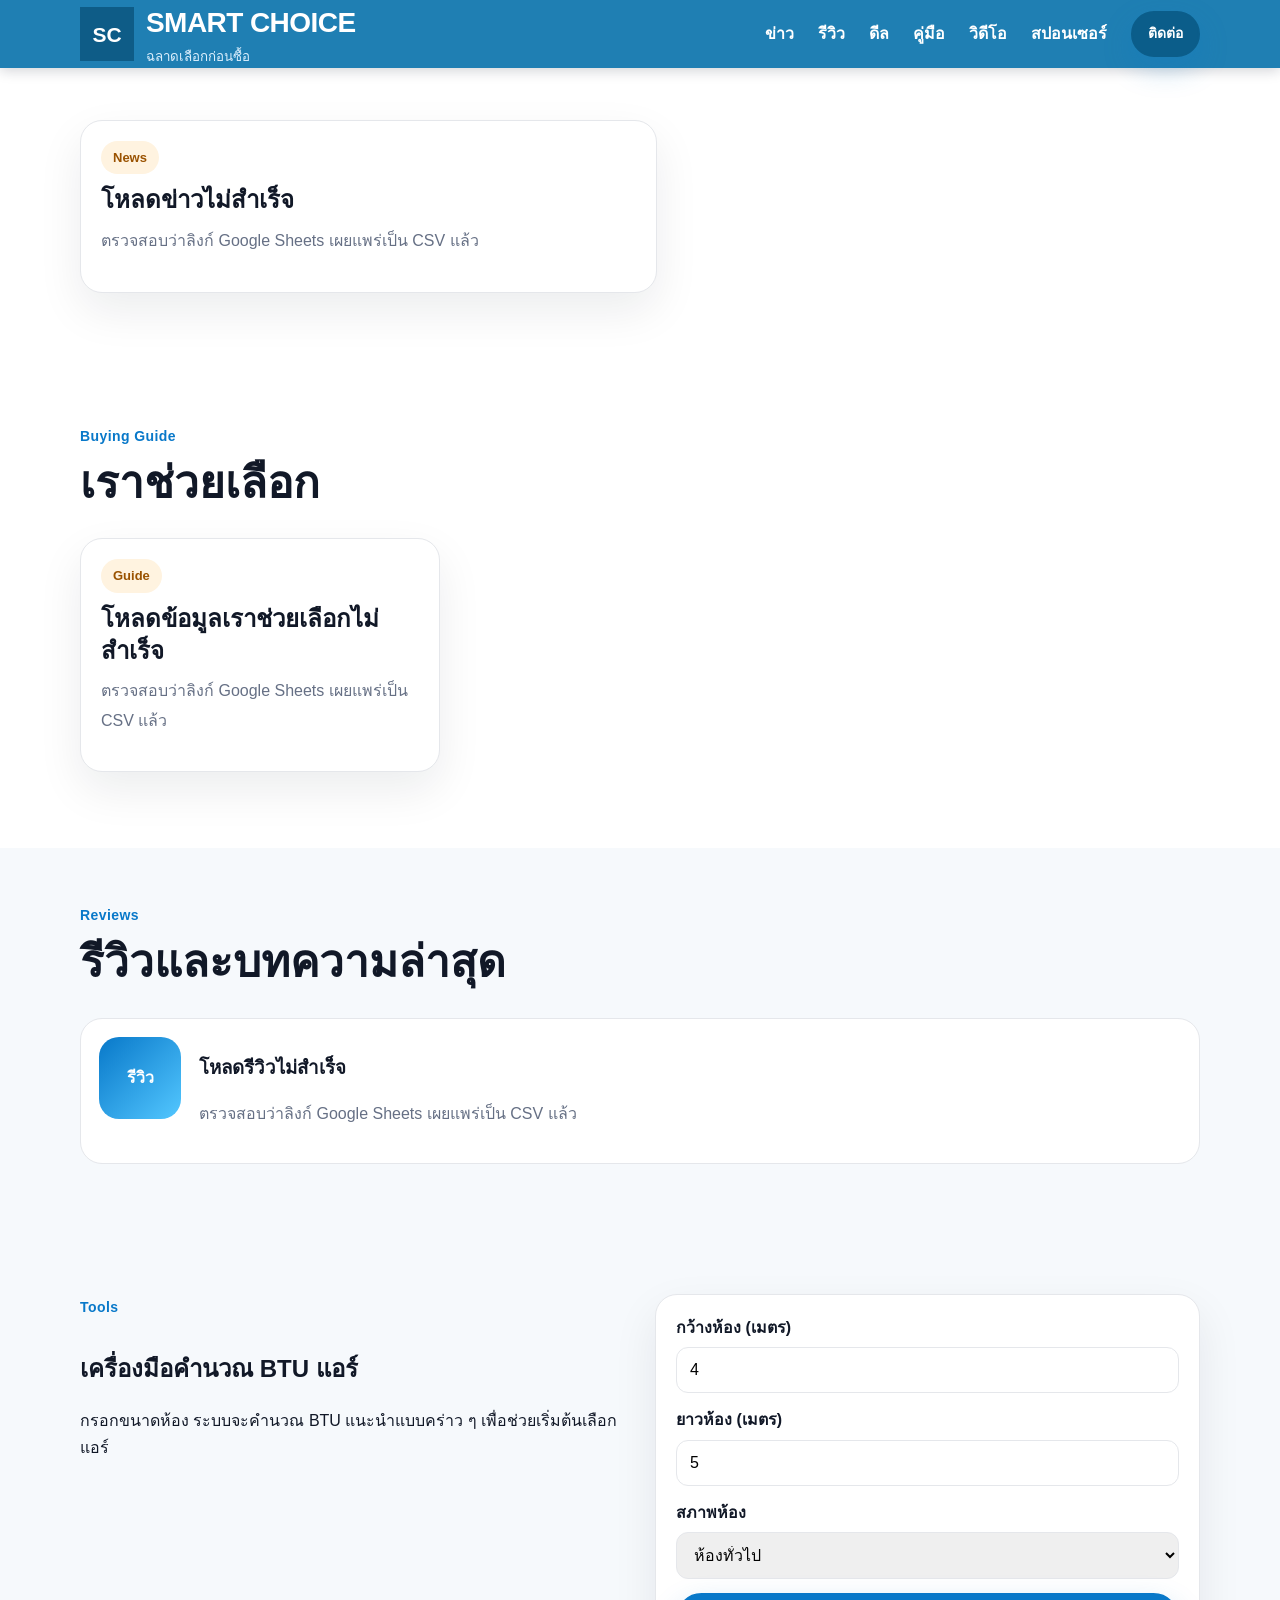
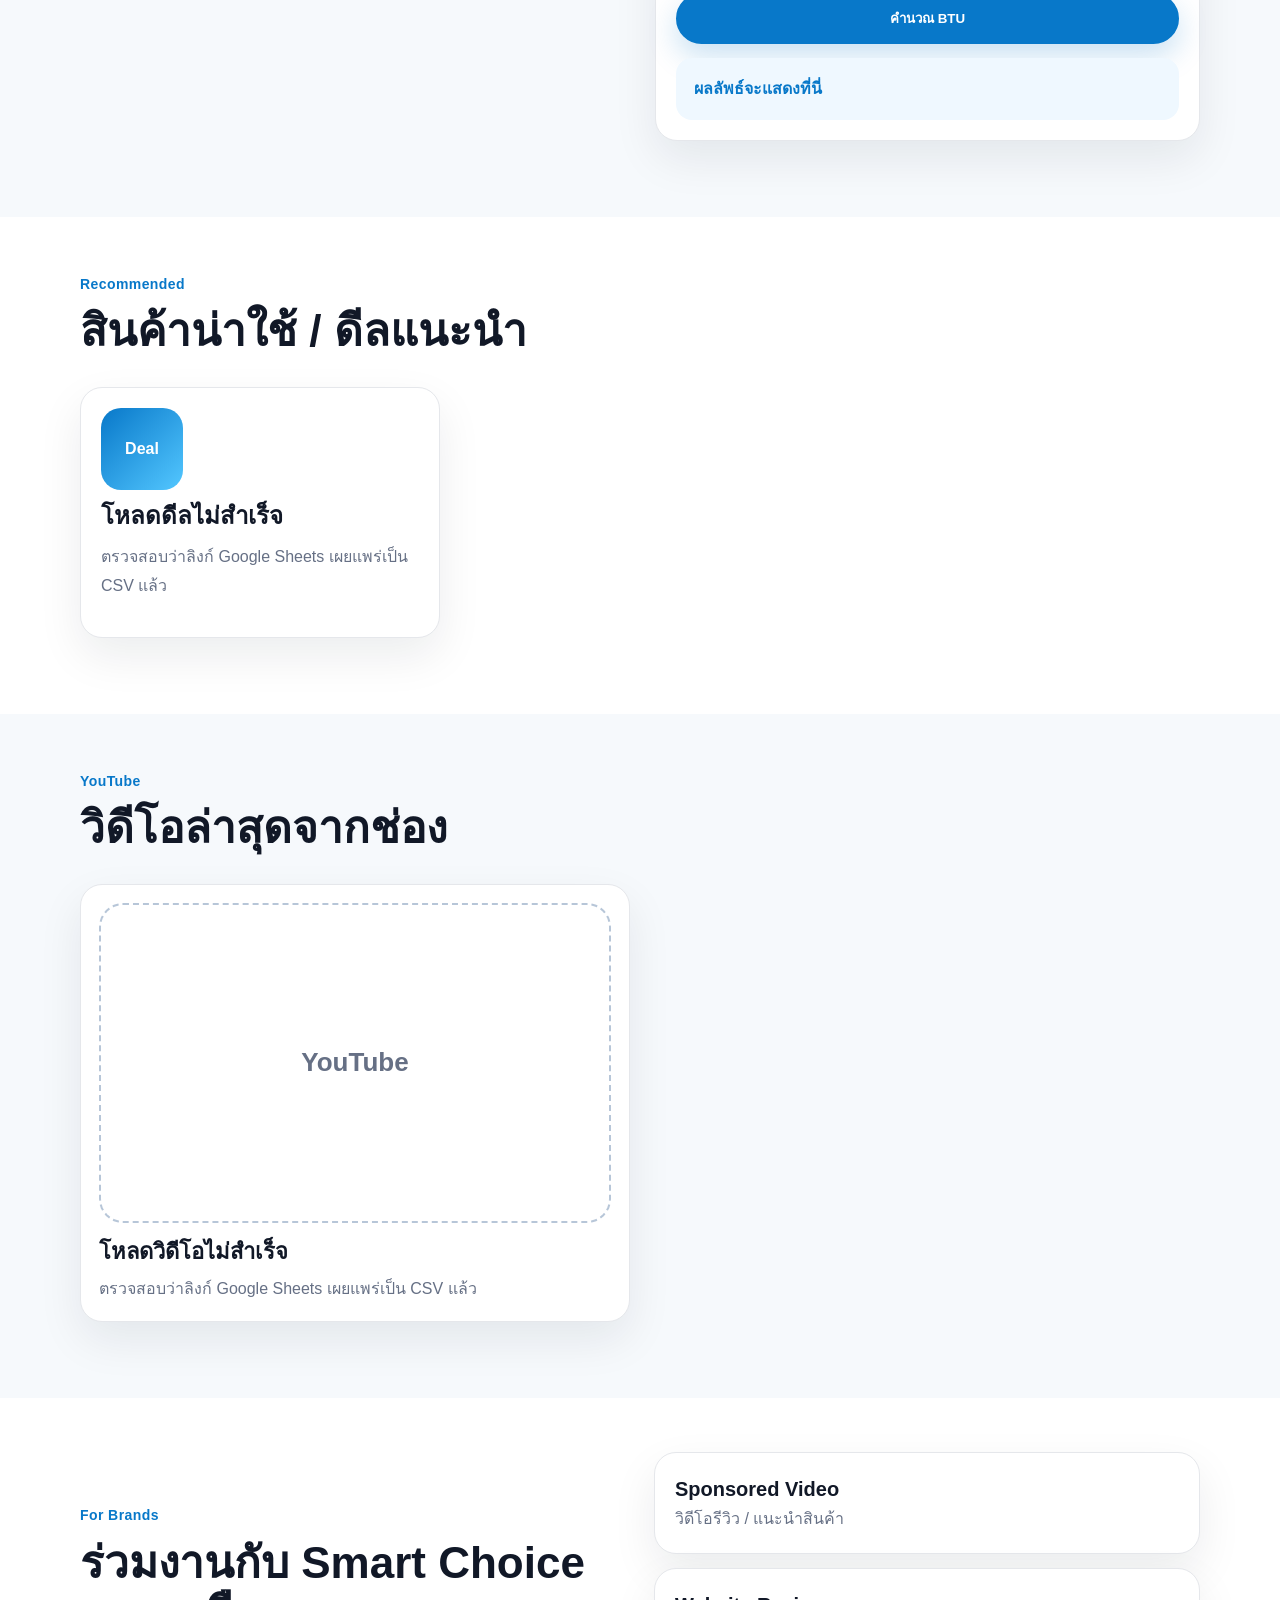
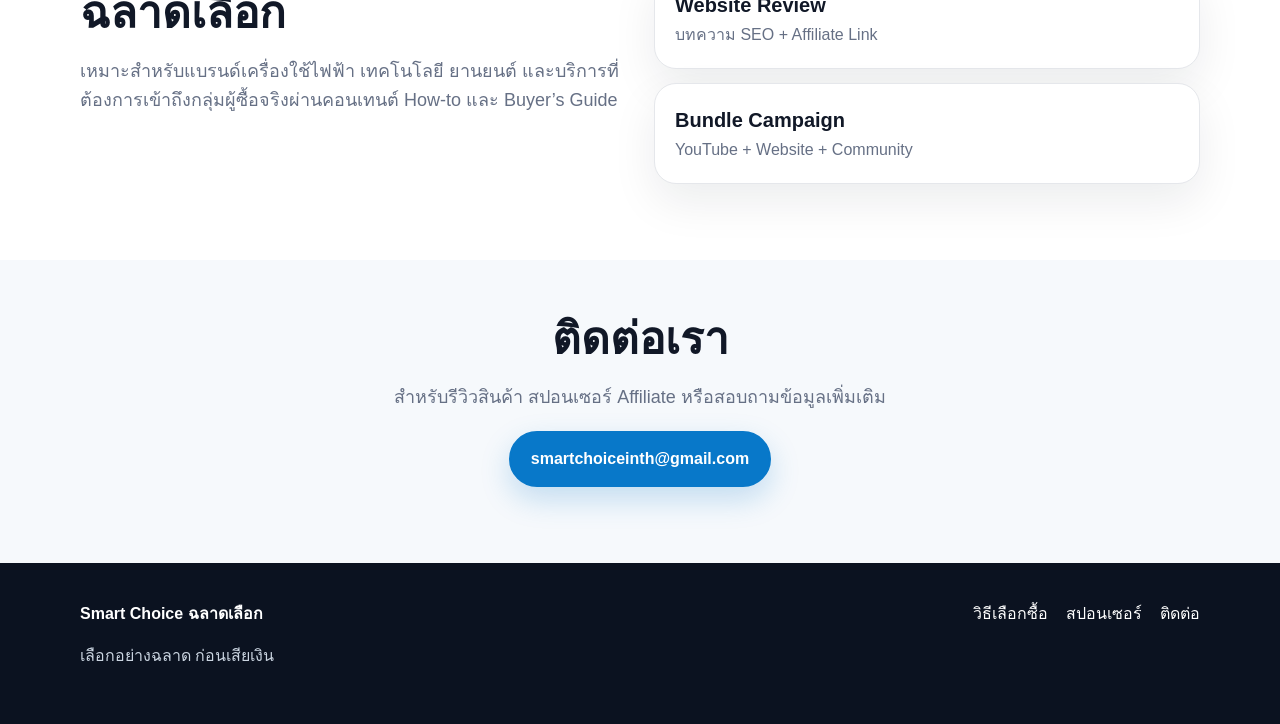
<file: index.html>
<!doctype html>
<html lang="th">
<head>
  <meta charset="utf-8" />
  <meta name="viewport" content="width=device-width, initial-scale=1" />
  <title>Smart Choice ฉลาดเลือก | รีวิวจริง คู่มือเลือกซื้อ และเปรียบเทียบสินค้า</title>
  <meta name="description" content="Smart Choice ฉลาดเลือก เว็บช่วยตัดสินใจก่อนซื้อ รีวิวเครื่องใช้ไฟฟ้า เทคโนโลยี ยานยนต์ คู่มือเลือกซื้อ เปรียบเทียบสินค้า และดีลแนะนำ" />
  <meta property="og:title" content="Smart Choice ฉลาดเลือก" />
  <meta property="og:description" content="รีวิวจริง คู่มือเลือกซื้อ และเทคนิคใช้งาน เข้าใจง่าย ก่อนเสียเงิน" />
  <meta property="og:type" content="website" />
  <link rel="stylesheet" href="style.css" />
</head>
<body class="news-theme">
  <header class="site-header">
    <nav class="nav container">
      <a href="#home" class="brand">
        <div class="logo">SC</div>
        <div>
          <strong>SMART CHOICE</strong>
          <small>ฉลาดเลือกก่อนซื้อ</small>
        </div>
      </a>
      <button class="menu-btn" id="menuBtn" aria-label="เปิดเมนู">☰</button>
      <div class="nav-links" id="navLinks">
        <a href="news.html">ข่าว</a>
        <a href="#reviews">รีวิว</a>
        <a href="#deals">ดีล</a>
        <a href="#guides">คู่มือ</a>
        <a href="#videos">วิดีโอ</a>
        <a href="#sponsor">สปอนเซอร์</a>
        <a class="btn btn-small" href="#contact">ติดต่อ</a>
      </div>
    </nav>
  </header>

  <main id="home">
    <section class="section container" id="news">
      <div class="section-head">
        <span class="eyebrow">News</span>
        <h2>ข่าวสารและอัปเดตล่าสุด</h2>
        <p>รวมข่าวสินค้า เทรนด์เทคโนโลยี โปรโมชัน และประเด็นที่ควรรู้ก่อนตัดสินใจซื้อ</p>
      </div>
      <div class="news-front" id="newsCards">
        <article class="card">
          <span class="tag">News</span>
          <h3>กำลังโหลดข่าวล่าสุด</h3>
          <p>ระบบกำลังดึงข้อมูลจาก Google Sheets</p>
        </article>
      </div>
    </section>
    <section class="section container" id="guides">
      <div class="section-head">
        <span class="eyebrow">Buying Guide</span>
        <h2>เราช่วยเลือก</h2>
      </div>
      <div class="cards" id="guideCards">
        <article class="card" id="air">
          <span class="tag">แอร์</span>
          <h3>วิธีคำนวณ BTU แอร์ให้เหมาะกับห้อง</h3>
          <p>เข้าใจขนาดห้อง แดด จำนวนคน และการใช้งาน เพื่อเลือกแอร์ไม่เล็กหรือใหญ่เกินไป</p>
          <a href="#tools">ลองคำนวณ BTU →</a>
        </article>
        <article class="card" id="tv">
          <span class="tag">ทีวี</span>
          <h3>เลือกทีวีต้องดูอะไรบ้าง</h3>
          <p>ขนาดจอ ระยะดู Panel, HDR, Refresh Rate และฟีเจอร์ Smart TV ที่ควรมี</p>
          <a href="#reviews">อ่านรีวิว →</a>
        </article>
        <article class="card" id="internet">
          <span class="tag">เน็ตบ้าน</span>
          <h3>Router กับ Mesh WiFi ต่างกันยังไง</h3>
          <p>เลือกอุปกรณ์ให้เหมาะกับบ้าน คอนโด ห้องหลายชั้น และจำนวนคนใช้งาน</p>
          <a href="#reviews">อ่านรีวิว →</a>
        </article>
      </div>
    </section>

    <section class="section alt" id="reviews">
      <div class="container">
        <div class="section-head">
          <span class="eyebrow">Reviews</span>
          <h2>รีวิวและบทความล่าสุด</h2>
        </div>
        <div class="article-list" id="reviewList">
          <article>
            <div class="thumb">รีวิว</div>
            <div>
              <h3>กำลังโหลดรีวิวล่าสุด</h3>
              <p>ระบบกำลังดึงข้อมูลจาก Google Sheets</p>
            </div>
          </article>
        </div>
      </div>
    </section>
    <section class="section alt" id="tools">
      <div class="container tool-grid">
        <div>
          <span class="eyebrow">Tools</span>
          <h2>เครื่องมือคำนวณ BTU แอร์</h2>
          <p>กรอกขนาดห้อง ระบบจะคำนวณ BTU แนะนำแบบคร่าว ๆ เพื่อช่วยเริ่มต้นเลือกแอร์</p>
        </div>
        <form class="calculator" id="btuForm">
          <label>กว้างห้อง (เมตร)<input type="number" id="width" value="4" min="1" step="0.1"></label>
          <label>ยาวห้อง (เมตร)<input type="number" id="length" value="5" min="1" step="0.1"></label>
          <label>สภาพห้อง
            <select id="roomType">
              <option value="700">ห้องทั่วไป</option>
              <option value="800">โดนแดด / เพดานสูง</option>
              <option value="650">ห้องเย็น / ใช้กลางคืน</option>
            </select>
          </label>
          <button class="btn" type="submit">คำนวณ BTU</button>
          <output id="btuResult">ผลลัพธ์จะแสดงที่นี่</output>
        </form>
      </div>
    </section>

    <section class="section container" id="deals">
      <div class="section-head">
        <span class="eyebrow">Recommended</span>
        <h2>สินค้าน่าใช้ / ดีลแนะนำ</h2>
      </div>
      <div class="product-grid" id="dealGrid">
        <div class="product">
          <span>Deal</span>
          <h3>กำลังโหลดดีลแนะนำ</h3>
          <p>ระบบกำลังดึงข้อมูลจาก Google Sheets</p>
        </div>
      </div>
    </section>
    <section class="section alt" id="videos">
      <div class="container">
        <div class="section-head">
          <span class="eyebrow">YouTube</span>
          <h2>วิดีโอล่าสุดจากช่อง</h2>
        </div>
        <div class="video-grid" id="videoList">
          <article class="video-card">
            <div class="video-placeholder">กำลังโหลดวิดีโอ</div>
            <h3>กำลังดึงข้อมูลจาก Google Sheets</h3>
          </article>
        </div>
      </div>
    </section>

    <section class="section container sponsor" id="sponsor">
      <div>
        <span class="eyebrow">For Brands</span>
        <h2>ร่วมงานกับ Smart Choice ฉลาดเลือก</h2>
        <p>เหมาะสำหรับแบรนด์เครื่องใช้ไฟฟ้า เทคโนโลยี ยานยนต์ และบริการที่ต้องการเข้าถึงกลุ่มผู้ซื้อจริงผ่านคอนเทนต์ How-to และ Buyer’s Guide</p>
      </div>
      <div class="packages">
        <div><strong>Sponsored Video</strong><span>วิดีโอรีวิว / แนะนำสินค้า</span></div>
        <div><strong>Website Review</strong><span>บทความ SEO + Affiliate Link</span></div>
        <div><strong>Bundle Campaign</strong><span>YouTube + Website + Community</span></div>
      </div>
    </section>

    <section class="section alt" id="contact">
      <div class="container contact">
        <h2>ติดต่อเรา</h2>
        <p>สำหรับรีวิวสินค้า สปอนเซอร์ Affiliate หรือสอบถามข้อมูลเพิ่มเติม</p>
        <a class="btn" href="mailto:smartchoiceinth@gmail.com">smartchoiceinth@gmail.com</a>
      </div>
    </section>
  </main>

  <footer>
    <div class="container footer-grid">
      <div><strong>Smart Choice ฉลาดเลือก</strong><p>เลือกอย่างฉลาด ก่อนเสียเงิน</p></div>
      <div><a href="#guides">วิธีเลือกซื้อ</a><a href="#sponsor">สปอนเซอร์</a><a href="#contact">ติดต่อ</a></div>
    </div>
  </footer>
  <script src="script.js"></script>
</body>
</html>
</file>
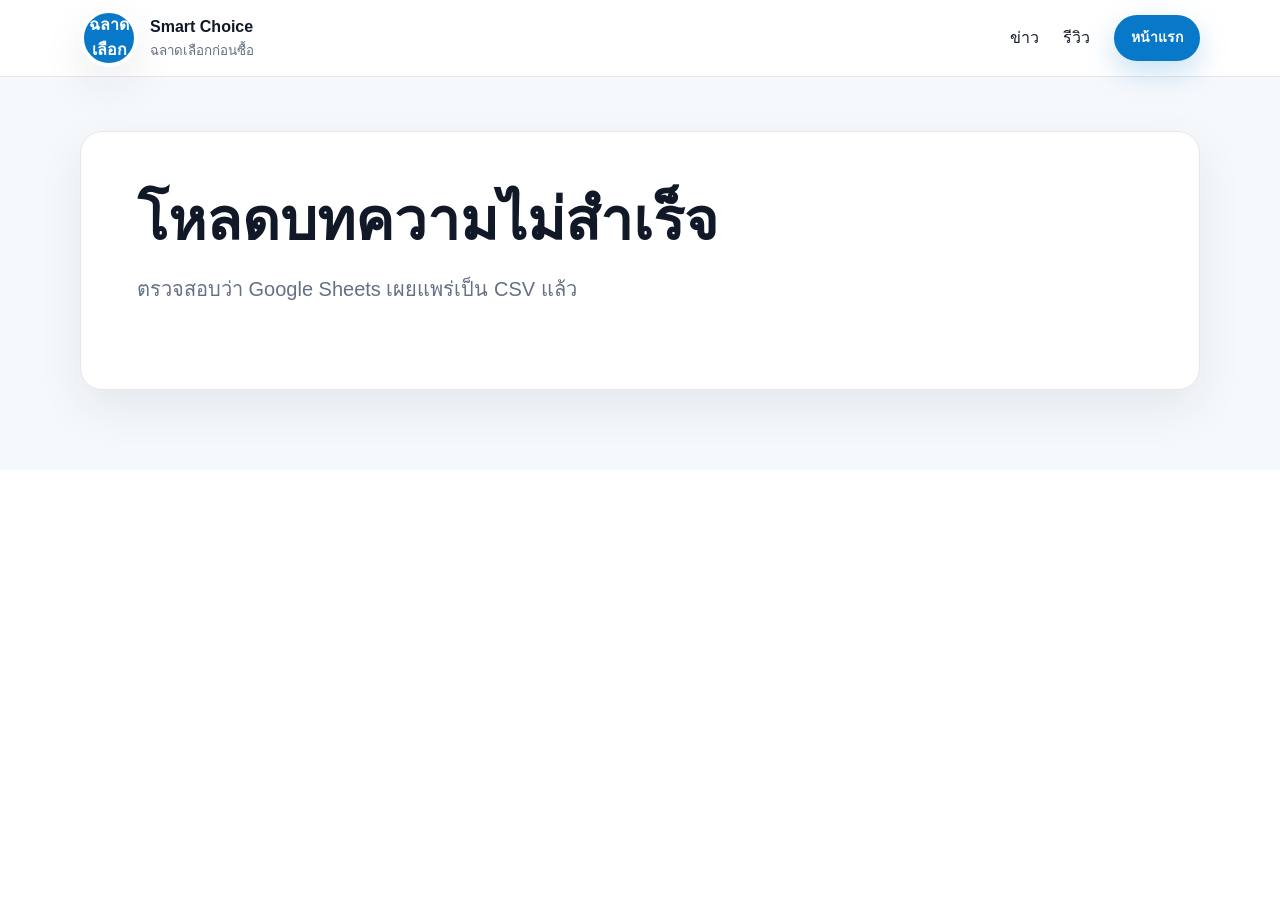
<file: article.html>
<!doctype html>
<html lang="th">
<head>
  <meta charset="utf-8" />
  <meta name="viewport" content="width=device-width, initial-scale=1" />
  <title>บทความ | Smart Choice ฉลาดเลือก</title>
  <meta name="description" content="อ่านบทความเต็มจาก Smart Choice ฉลาดเลือก" />
  <link rel="stylesheet" href="style.css" />
</head>
<body>
  <header class="site-header">
    <nav class="nav container">
      <a href="index.html#home" class="brand">
        <div class="logo">ฉลาด<br><span>เลือก</span></div>
        <div>
          <strong>Smart Choice</strong>
          <small>ฉลาดเลือกก่อนซื้อ</small>
        </div>
      </a>
      <div class="nav-links article-nav">
        <a href="index.html#news">ข่าว</a>
        <a href="index.html#reviews">รีวิว</a>
        <a class="btn btn-small" href="index.html">หน้าแรก</a>
      </div>
    </nav>
  </header>

  <main class="article-page">
    <article class="container article-detail" id="articleDetail">
      <span class="eyebrow">Smart Choice</span>
      <h1>กำลังโหลดบทความ</h1>
      <p class="article-lead">ระบบกำลังดึงข้อมูลจาก Google Sheets</p>
    </article>
  </main>

  <script src="article.js"></script>
</body>
</html>
</file>
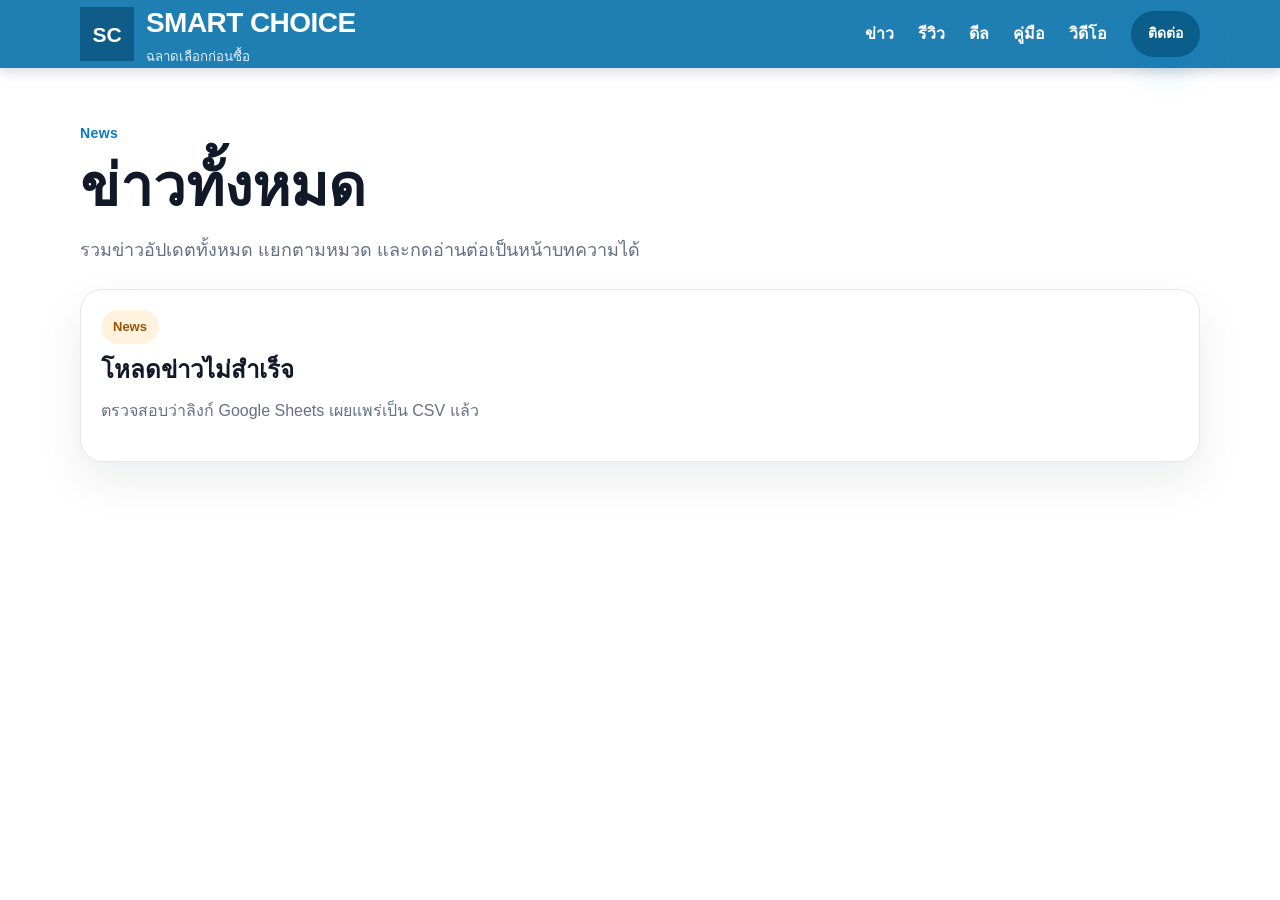
<file: news.html>
<!doctype html>
<html lang="th">
<head>
  <meta charset="utf-8" />
  <meta name="viewport" content="width=device-width, initial-scale=1" />
  <title>ข่าวทั้งหมด | Smart Choice ฉลาดเลือก</title>
  <meta name="description" content="รวมข่าวสินค้า เทคโนโลยี ดีล และประเด็นน่ารู้จาก Smart Choice ฉลาดเลือก" />
  <link rel="stylesheet" href="style.css" />
</head>
<body class="news-theme all-news-page">
  <header class="site-header">
    <nav class="nav container">
      <a href="index.html#home" class="brand">
        <div class="logo">SC</div>
        <div>
          <strong>SMART CHOICE</strong>
          <small>ฉลาดเลือกก่อนซื้อ</small>
        </div>
      </a>
      <button class="menu-btn" id="menuBtn" aria-label="เปิดเมนู">☰</button>
      <div class="nav-links" id="navLinks">
        <a href="news.html">ข่าว</a>
        <a href="index.html#reviews">รีวิว</a>
        <a href="index.html#deals">ดีล</a>
        <a href="index.html#guides">คู่มือ</a>
        <a href="index.html#videos">วิดีโอ</a>
        <a class="btn btn-small" href="index.html#contact">ติดต่อ</a>
      </div>
    </nav>
  </header>

  <main>
    <section class="section container news-list-page" id="news">
      <div class="section-head">
        <span class="eyebrow">News</span>
        <h1>ข่าวทั้งหมด</h1>
        <p>รวมข่าวอัปเดตทั้งหมด แยกตามหมวด และกดอ่านต่อเป็นหน้าบทความได้</p>
      </div>
      <div class="news-front" id="newsCards">
        <article class="card">
          <span class="tag">News</span>
          <h3>กำลังโหลดข่าวทั้งหมด</h3>
          <p>ระบบกำลังดึงข้อมูลจาก Google Sheets</p>
        </article>
      </div>
    </section>
  </main>

  <script src="script.js"></script>
</body>
</html>
</file>
<file: style.css>
:root{--blue:#0878c9;--dark:#111827;--muted:#667085;--orange:#ff8a00;--bg:#f6f9fc;--card:#fff;--line:#e5e7eb;--shadow:0 18px 45px rgba(16,24,40,.08)}*{box-sizing:border-box}body{margin:0;font-family:Arial,"Noto Sans Thai",sans-serif;color:var(--dark);background:#fff;line-height:1.65}a{color:inherit;text-decoration:none}.container{width:min(1120px,92%);margin:auto}.site-header{position:sticky;top:0;z-index:20;background:rgba(255,255,255,.92);backdrop-filter:blur(10px);border-bottom:1px solid var(--line)}.nav{height:76px;display:flex;align-items:center;justify-content:space-between}.brand{display:flex;gap:12px;align-items:center}.brand small{display:block;color:var(--muted)}.logo{width:58px;height:58px;border-radius:50%;background:var(--blue);color:white;display:grid;place-items:center;text-align:center;font-weight:900;line-height:.9;border:4px solid white;box-shadow:var(--shadow)}.logo span{color:#fff}.nav-links{display:flex;gap:24px;align-items:center}.menu-btn{display:none;border:0;background:white;font-size:28px}.btn{display:inline-flex;align-items:center;justify-content:center;padding:13px 20px;border-radius:999px;background:var(--blue);color:#fff;font-weight:800;border:2px solid var(--blue);box-shadow:0 12px 30px rgba(8,120,201,.22)}.btn-outline{background:white;color:var(--blue)}.btn-small{padding:9px 15px;font-size:14px}.hero{background:linear-gradient(135deg,#eef8ff,#fff 55%,#fff4e6);padding:78px 0}.hero-grid{display:grid;grid-template-columns:1.25fr .75fr;gap:34px;align-items:center}.eyebrow{display:inline-block;color:var(--blue);font-weight:900;font-size:14px;letter-spacing:.03em;margin-bottom:10px}.hero h1{font-size:clamp(36px,5vw,64px);line-height:1.08;margin:0 0 18px}.hero p,.section-head p,.sponsor p,.contact p{color:var(--muted);font-size:18px}.hero-actions{display:flex;gap:14px;flex-wrap:wrap;margin:28px 0}.stats{display:grid;grid-template-columns:repeat(3,1fr);gap:12px;margin-top:26px}.stats div,.hero-card,.card,.product,.calculator,.packages div{background:var(--card);border:1px solid var(--line);border-radius:22px;padding:20px;box-shadow:var(--shadow)}.stats strong{display:block;font-size:25px}.stats span{color:var(--muted);font-size:14px}.hero-card h3{font-size:26px}.category-grid{display:grid;grid-template-columns:repeat(2,1fr);gap:12px}.category-grid a{padding:18px;border-radius:18px;background:var(--bg);font-weight:800;text-align:center}.section{padding:76px 0}.alt{background:var(--bg)}.section-head{margin-bottom:30px}.section-head h2,.sponsor h2,.contact h2{font-size:clamp(30px,4vw,44px);line-height:1.15;margin:0 0 10px}.cards,.product-grid{display:grid;grid-template-columns:repeat(3,1fr);gap:20px}.card h3,.product h3{font-size:24px;margin:10px 0}.card p,.product p,.article-list p{color:var(--muted)}.card a,.article-list a{color:var(--blue);font-weight:900}.tag{display:inline-block;background:#fff3e0;color:#9a5200;padding:6px 12px;border-radius:999px;font-weight:900;font-size:13px}.article-list{display:grid;gap:16px}.article-list article{display:flex;gap:18px;background:white;border:1px solid var(--line);border-radius:22px;padding:18px}.thumb,.product span{width:82px;height:82px;border-radius:20px;background:linear-gradient(135deg,var(--blue),#53c7ff);color:white;font-weight:900;display:grid;place-items:center;flex:0 0 auto}.review-img{width:132px;height:92px;border-radius:18px;object-fit:cover;flex:0 0 auto;background:var(--bg);border:1px solid var(--line)}.table-wrap{overflow:auto;background:white;border:1px solid var(--line);border-radius:22px;box-shadow:var(--shadow)}table{width:100%;border-collapse:collapse;min-width:720px}th,td{padding:18px;border-bottom:1px solid var(--line);text-align:left}th{background:#f0f7ff}.tool-grid{display:grid;grid-template-columns:1fr 1fr;gap:30px;align-items:start}.calculator{display:grid;gap:14px}.calculator label{font-weight:800}.calculator input,.calculator select{width:100%;padding:13px;border:1px solid var(--line);border-radius:12px;margin-top:6px;font-size:16px}output{padding:18px;background:#eff8ff;border-radius:16px;font-weight:900;color:var(--blue)}.product{text-align:left}.news-img,.product-img{width:100%;aspect-ratio:4/3;border-radius:18px;object-fit:cover;background:var(--bg);border:1px solid var(--line);margin-bottom:10px}.price{display:block;color:var(--orange);font-size:18px;margin:0 0 8px}.video-grid{display:grid;grid-template-columns:repeat(2,1fr);gap:20px}.video-card{background:white;border:1px solid var(--line);border-radius:22px;padding:18px;box-shadow:var(--shadow)}.video-card iframe{width:100%;aspect-ratio:16/9;border:0;border-radius:18px;background:#000}.video-card h3{font-size:22px;margin:14px 0 8px}.video-card p{color:var(--muted);margin:0}.video-placeholder{height:320px;border-radius:24px;border:2px dashed #b7c6d8;background:white;display:grid;place-items:center;color:var(--muted);font-size:26px;font-weight:900}.sponsor{display:grid;grid-template-columns:1fr 1fr;gap:28px;align-items:center}.packages{display:grid;gap:14px}.packages strong{display:block;font-size:20px}.packages span{color:var(--muted)}.contact{text-align:center}footer{background:#0b1220;color:white;padding:38px 0}.footer-grid{display:flex;justify-content:space-between;gap:20px}.footer-grid p{color:#cbd5e1}.footer-grid div:last-child{display:flex;gap:18px;flex-wrap:wrap}@media(max-width:820px){.menu-btn{display:block}.nav-links{display:none;position:absolute;left:4%;right:4%;top:76px;background:white;border:1px solid var(--line);border-radius:20px;padding:18px;box-shadow:var(--shadow);flex-direction:column;align-items:stretch}.nav-links.open{display:flex}.hero-grid,.tool-grid,.sponsor{grid-template-columns:1fr}.cards,.product-grid,.stats,.video-grid,.article-gallery{grid-template-columns:1fr}.hero{padding:45px 0}.section{padding:52px 0}.article-list article{flex-direction:column}.footer-grid{flex-direction:column}}.card p,.product p,.article-list p,.video-card p{line-height:1.85;white-space:pre-line;margin-top:8px}.card h3,.product h3,.article-list h3,.video-card h3{line-height:1.32}.card,.product,.article-list article,.video-card{overflow:hidden}.article-page{background:var(--bg);padding:54px 0 80px}.article-detail{background:white;border:1px solid var(--line);border-radius:22px;box-shadow:var(--shadow);padding:min(7vw,56px)}.article-detail h1{font-size:clamp(34px,5vw,58px);line-height:1.12;margin:0 0 18px}.article-lead{color:var(--muted);font-size:20px;line-height:1.8;margin:0 0 26px;white-space:pre-line}.article-gallery{display:grid;grid-template-columns:repeat(2,1fr);gap:14px;margin:6px 0 30px}.article-gallery.single{grid-template-columns:1fr}.article-image{width:100%;height:100%;max-height:520px;object-fit:cover;border-radius:22px;border:1px solid var(--line);background:var(--bg)}.article-body{font-size:18px;line-height:1.95;color:#263244}.article-body p{margin:0 0 22px;white-space:pre-line}.article-actions{display:flex;gap:12px;flex-wrap:wrap;margin-top:34px}.article-nav{display:flex}.article-inline-image{margin:28px 0}.article-inline-image .article-image{display:block;max-height:560px}
.news-theme .site-header{background:#1f7fb3;border-bottom:0;box-shadow:0 3px 12px rgba(15,23,42,.18)}.news-theme .nav{height:68px}.news-theme .brand{color:#fff}.news-theme .brand strong{font-size:28px;letter-spacing:-.02em}.news-theme .brand small{color:#dceffd}.news-theme .logo{width:54px;height:54px;border-radius:0;background:#0e5c87;border:0;box-shadow:none;font-size:21px;line-height:1}.news-theme .nav-links a{color:#fff;font-weight:900;text-transform:uppercase}.news-theme .nav-links .btn{background:#0b5d8a;border-color:#0b5d8a}.news-theme #news{padding-top:52px}.news-theme #news .section-head{display:none}.news-front{display:grid;grid-template-columns:minmax(0,1.08fr) minmax(360px,.92fr);gap:52px;align-items:start}.news-feature{background:#fff}.news-feature img{width:100%;aspect-ratio:16/11;object-fit:cover;display:block}.news-feature .tag{margin-top:-28px;margin-left:0;position:relative;border-radius:0;background:#111827;color:#fff;font-size:11px;padding:5px 8px}.news-feature h3{font-size:29px;line-height:1.08;margin:14px 0 8px;letter-spacing:.01em}.news-feature p{max-width:680px;color:#5b6678;line-height:1.7;margin:0}.news-side-list{display:grid;gap:26px}.news-side-item{display:grid;grid-template-columns:168px minmax(0,1fr);gap:18px;align-items:start}.news-side-item img{width:168px;height:112px;object-fit:cover;display:block}.news-side-item .tag{background:transparent;color:#1f7fb3;padding:0;font-size:11px}.news-side-item h3{font-size:23px;line-height:1.05;margin:4px 0 0;letter-spacing:.01em}.news-feature h3 a,.news-side-item h3 a{color:#050b14}.news-feature h3 a:hover,.news-side-item h3 a:hover{color:#1f7fb3}@media(max-width:900px){.news-theme .nav{height:auto;min-height:68px;padding:10px 0}.news-front{grid-template-columns:1fr;gap:28px}.news-side-item{grid-template-columns:132px minmax(0,1fr)}.news-side-item img{width:132px;height:90px}.news-feature h3{font-size:25px}.news-side-item h3{font-size:19px}}
.deal-filters{display:flex;gap:10px;flex-wrap:wrap;margin:-10px 0 22px}.deal-filters button{border:1px solid var(--line);background:#fff;color:#344054;border-radius:999px;padding:9px 14px;font-weight:900;cursor:pointer}.deal-filters button.active,.deal-filters button:hover{background:var(--blue);border-color:var(--blue);color:#fff}.product .deal-tag{width:auto;height:auto;display:inline-block;place-items:normal;flex:0 1 auto;background:#fff3e0;color:#9a5200;border-radius:999px;padding:6px 12px;font-size:13px;margin:12px 0 0}.product .product-icon{width:82px;height:82px;border-radius:20px;background:linear-gradient(135deg,var(--blue),#53c7ff);color:white;font-weight:900;display:grid;place-items:center;flex:0 0 auto}
.content-filters{display:flex;gap:10px;flex-wrap:wrap;margin:-8px 0 24px}.content-filters button{border:1px solid var(--line);background:#fff;color:#344054;border-radius:999px;padding:9px 14px;font-weight:900;cursor:pointer}.content-filters button.active,.content-filters button:hover{background:var(--blue);border-color:var(--blue);color:#fff}.news-theme #news .content-filters{margin-top:0}
.guide-img{width:100%;aspect-ratio:4/3;border-radius:18px;object-fit:cover;background:var(--bg);border:1px solid var(--line);margin-bottom:10px}
.news-more-list{grid-column:1/-1;display:grid;grid-template-columns:repeat(3,1fr);gap:20px;margin-top:6px}.news-more-card h3{font-size:22px;line-height:1.22}.news-more-card h3 a{color:#050b14}.news-more-card h3 a:hover{color:#1f7fb3}@media(max-width:900px){.news-more-list{grid-template-columns:1fr}}
.news-home-action{grid-column:1/-1;text-align:center;margin-top:4px}.news-all-grid{grid-column:1/-1;display:grid;grid-template-columns:repeat(3,1fr);gap:22px}.all-news-page #news .section-head{display:block;margin-bottom:24px}.all-news-page .news-front{display:grid;grid-template-columns:1fr;gap:0}.all-news-page .content-filters{margin:0 0 26px}.news-list-page h1{font-size:clamp(34px,5vw,58px);line-height:1.08;margin:0 0 10px}.news-theme main>.section:not(#news){padding-top:54px}@media(max-width:900px){.news-all-grid{grid-template-columns:1fr}.news-home-action{text-align:left}}
</file>
